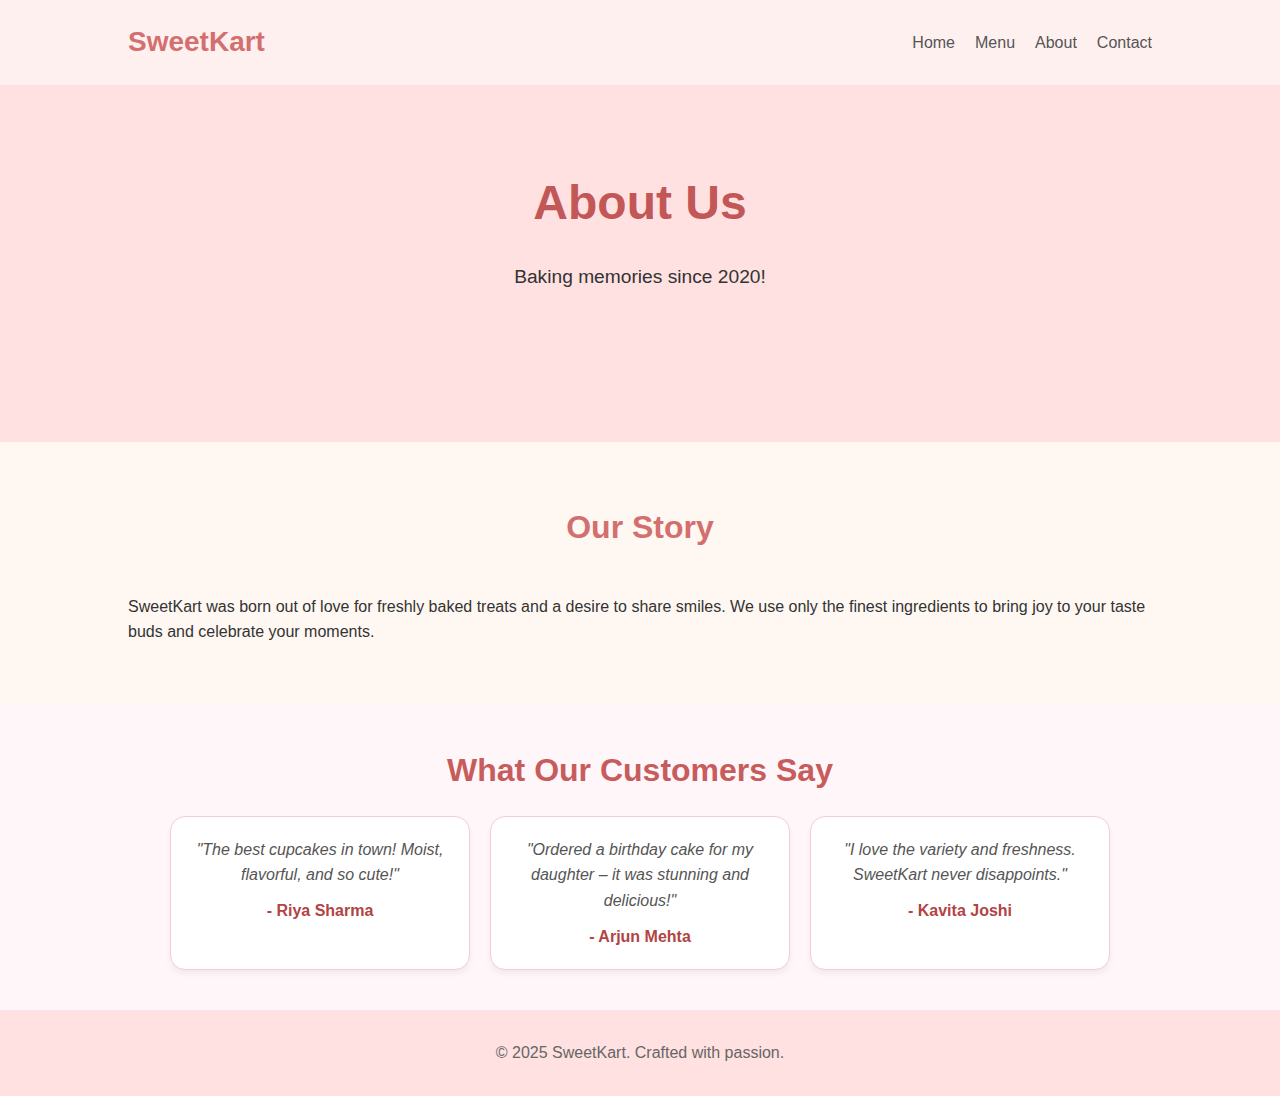
<file: about.html>
<!DOCTYPE html>
<html lang="en">
<head>
  <meta charset="UTF-8" />
  <meta name="viewport" content="width=device-width, initial-scale=1.0"/>
  <title>About</title>
  <link rel="stylesheet" href="css/style3.css" />
  <link rel="stylesheet" href="css/styleAbout.css" />
</head>
<body>
  <header>
    <nav>
      <div class="logo">SweetKart</div>
      <ul>
        <li><a href="main.html">Home</a></li>
        <li><a href="menu.html">Menu</a></li>
        <li><a href="about.html">About</a></li>
        <li><a href="contact.html">Contact</a></li>
      </ul>
    </nav>
    <div class="hero">
      <h1>About Us</h1>
      <p>Baking memories since 2020!</p>
    </div>
  </header>

  <section class="products">
    <h2>Our Story</h2>
    <p>
      SweetKart was born out of love for freshly baked treats and a desire to share smiles.
      We use only the finest ingredients to bring joy to your taste buds and celebrate your moments.
    </p>
  </section>

  <!-- ✅ Customer Reviews Section -->
  <section class="reviews">
    <h2>What Our Customers Say</h2>
    <div class="review-container">
      <div class="review-card">
        <p>"The best cupcakes in town! Moist, flavorful, and so cute!"</p>
        <h4>- Riya Sharma</h4>
      </div>
      <div class="review-card">
        <p>"Ordered a birthday cake for my daughter – it was stunning and delicious!"</p>
        <h4>- Arjun Mehta</h4>
      </div>
      <div class="review-card">
        <p>"I love the variety and freshness. SweetKart never disappoints."</p>
        <h4>- Kavita Joshi</h4>
      </div>
    </div>
  </section>

  <footer>
    <p>&copy; 2025 SweetKart. Crafted with passion.</p>
  </footer>
</body>
</html>
</file>
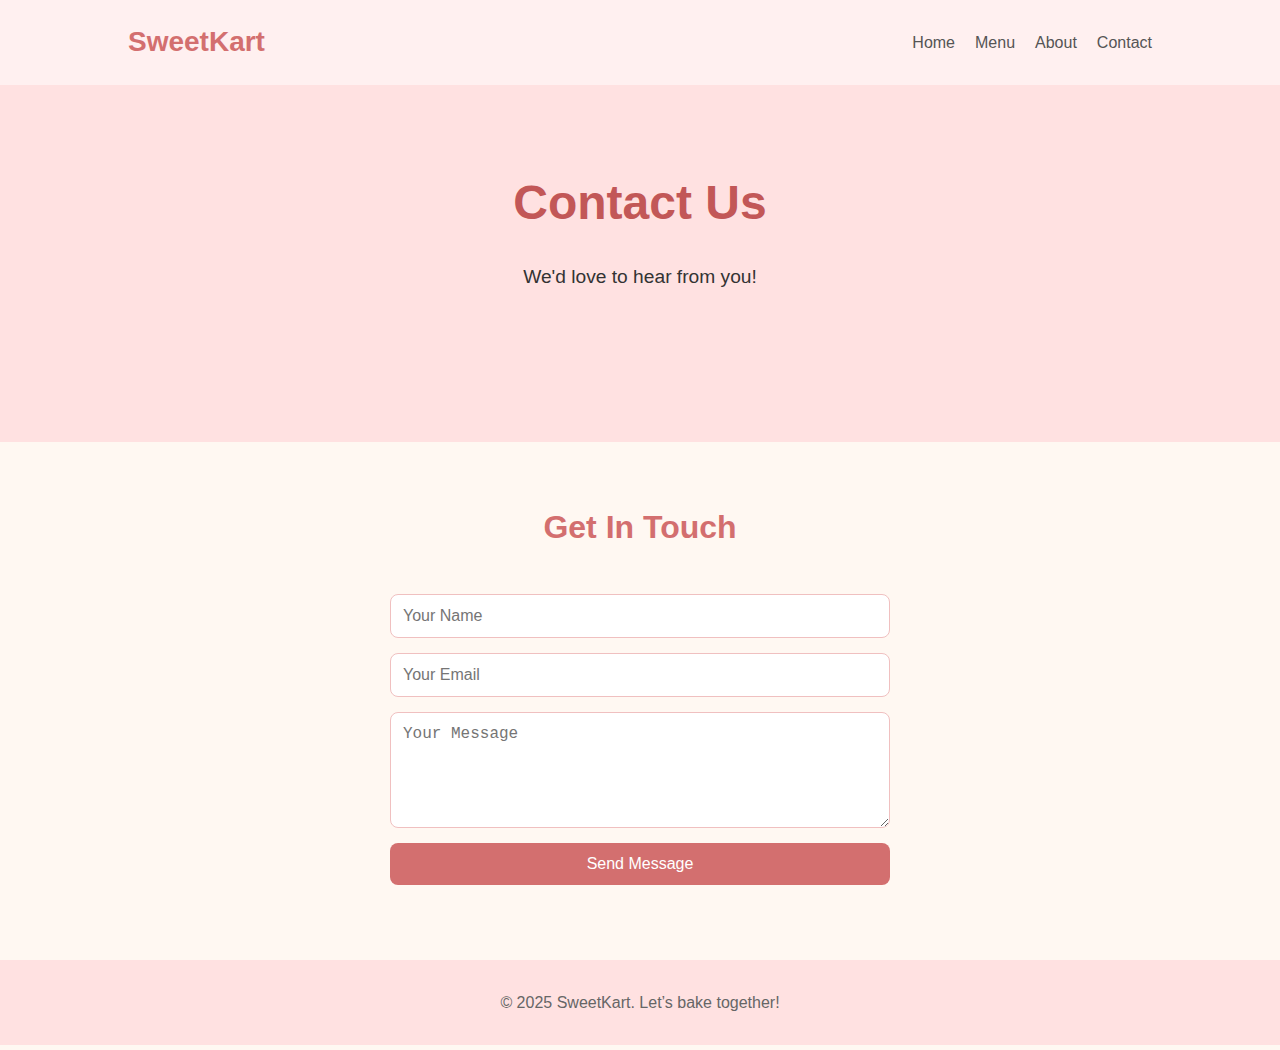
<file: contact.html>
<!DOCTYPE html>
<html lang="en">
<head>
  <meta charset="UTF-8" />
  <meta name="viewport" content="width=device-width, initial-scale=1.0"/>
  <title>Contact</title>
  <link rel="stylesheet" href="css/style3.css" />
  <link rel="stylesheet" href="css/styleContact.css" />
</head>
<body>
  <header>
    <nav>
      <div class="logo">SweetKart</div>
      <ul>
        <li><a href="index.html">Home</a></li>
        <li><a href="menu.html">Menu</a></li>
        <li><a href="about.html">About</a></li>
        <li><a href="contact.html">Contact</a></li>
      </ul>
    </nav>
    <div class="hero">
      <h1>Contact Us</h1>
      <p>We'd love to hear from you!</p>
    </div>
  </header>

  <section class="products">
    <h2>Get In Touch</h2>
    <form class="contact-form" id="contactForm">
      <input type="text" id="name" placeholder="Your Name" required />
      <input type="email" id="email" placeholder="Your Email" required />
      <textarea id="message" placeholder="Your Message" rows="5" required></textarea>
      <button type="submit">Send Message</button>
    </form>
    <p id="formMsg" style="text-align:center; color:#d36f6f; margin-top:15px;"></p>
  </section>

  <footer>
    <p>&copy; 2025 SweetKart. Let’s bake together!</p>
  </footer>

  <script>
    document.addEventListener("DOMContentLoaded", function () {
      const form = document.getElementById("contactForm");
      const msg = document.getElementById("formMsg");

      form.addEventListener("submit", function (e) {
        e.preventDefault();
        msg.innerText = "Thank you for reaching out! We'll get back to you soon.";
        form.reset();
      });
    });
  </script>
</body>
</html>
</file>
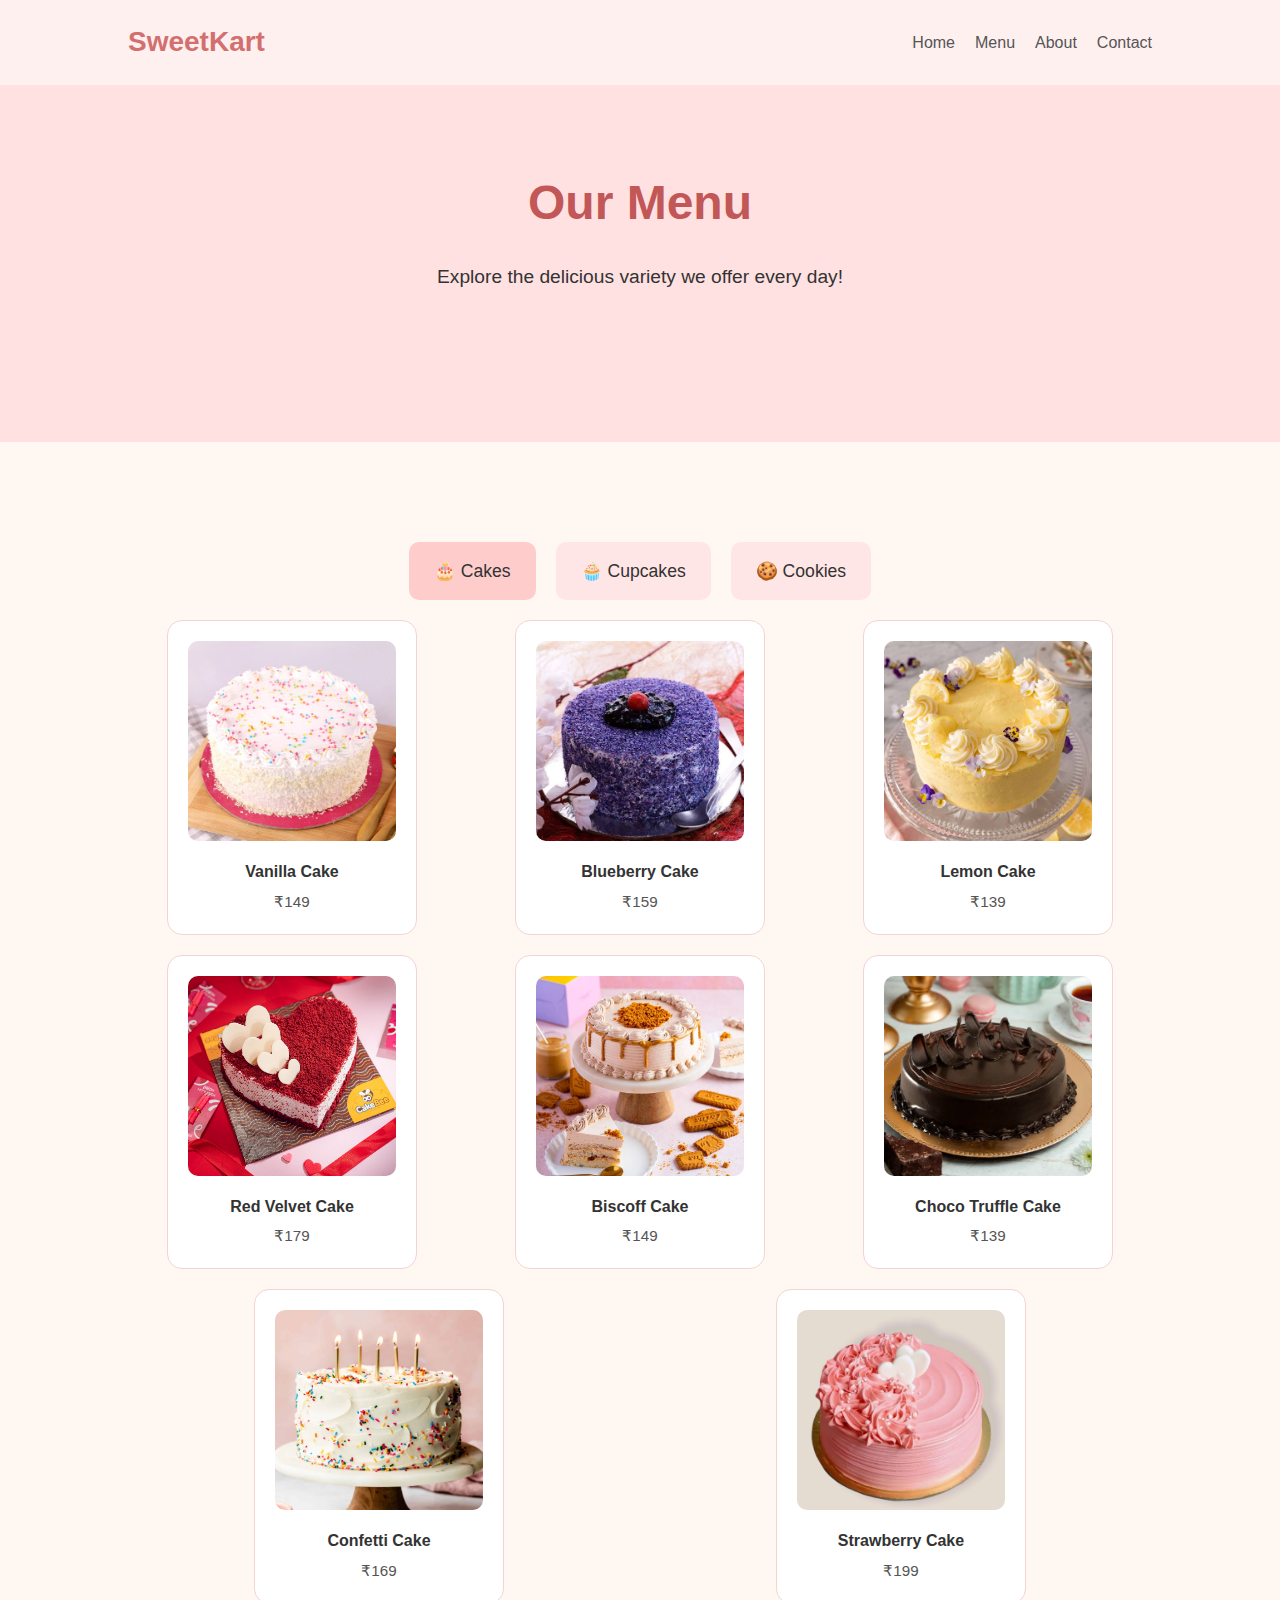
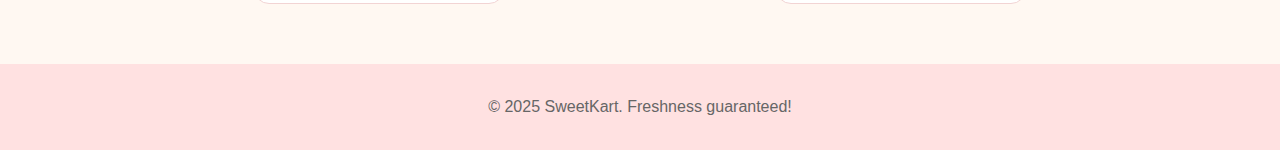
<file: menu.html>
<!DOCTYPE html>
<html lang="en">

<head>
    <meta charset="UTF-8">
    <meta name="viewport" content="width=device-width, initial-scale=1.0">
    <title>Menu</title>
    <link rel="stylesheet" href="css/style3.css">
    <link rel="stylesheet" href="css/styleMenu.css">
</head>

<body>
    <header>
        <nav>
            <div class="logo">SweetKart</div>
            <ul>
                <li><a href="index.html">Home</a></li>
                <li><a href="menu.html">Menu</a></li>
                <li><a href="about.html">About</a></li>
                <li><a href="contact.html">Contact</a></li>
            </ul>
        </nav>
        <div class="hero">
            <h1>Our Menu</h1>
            <p>Explore the delicious variety we offer every day!</p>
        </div>
    </header>

    <section class="products">
        <div class="category-bar">
            <div class="category-tab active" onclick="showCategory('cakes', event)">🎂 Cakes</div>
            <div class="category-tab" onclick="showCategory('cupcakes', event)">🧁 Cupcakes</div>
            <div class="category-tab" onclick="showCategory('cookies', event)">🍪 Cookies</div>

        </div>

        <div id="cakes" class="category-items active">
            <div class="item-card">
                <img src="images/cake_vanilla.avif" alt="Vanilla Cake">
                <h4>Vanilla Cake</h4>
                <p>₹149</p>
            </div>
            <div class="item-card">
                <img src="images/cake_blueberry.jpg" alt="Blueberry Cake">
                <h4>Blueberry Cake</h4>
                <p>₹159</p>
            </div>
            <div class="item-card">
                <img src="images/cake_lemon.jpg" alt="Lemon Cake">
                <h4>Lemon Cake</h4>
                <p>₹139</p>
            </div>
            <div class="item-card">
                <img src="images/cake_red velvet_heart.jpg" alt="Red Velvet Cake">
                <h4>Red Velvet Cake</h4>
                <p>₹179</p>
            </div>
            <div class="item-card">
                <img src="images/cake_biscoff.webp" alt="Biscoff Cake">
                <h4>Biscoff Cake</h4>
                <p>₹149</p>
            </div>
            <div class="item-card">
                <img src="images/cake_chocolate-truffle-cake.webp" alt="Choco Truffle Cake">
                <h4>Choco Truffle Cake</h4>
                <p>₹139</p>
            </div>
            <div class="item-card">
                <img src="images/cake_confetti.jpg" alt="Confetti Cake">
                <h4>Confetti Cake</h4>
                <p>₹169</p>
            </div>
            <div class="item-card">
                <img src="images/cake_strawberry.jpg" alt="Strawberry Cake">
                <h4>Strawberry Cake</h4>
                <p>₹199</p>
            </div>


        </div>


        <div id="cupcakes" class="category-items">
            <div class="item-card">
                <img src="images/cupcake_choclate.jpeg" alt="Chocolate Cupcake">
                <h4>Chocolate Cupcake</h4>
                <p>₹149</p>
            </div>
            <div class="item-card">
                <img src="images/ccake_blueberry.jpeg" alt="Blueberry Cupcake">
                <h4>Blueberry Cupcake</h4>
                <p>₹159</p>
            </div>
            <div class="item-card">
                <img src="images/ccake_lemon.jpeg" alt="Lemon Cupcake">
                <h4>Lemon Cupcake</h4>
                <p>₹139</p>
            </div>
            <div class="item-card">
                <img src="images/ccake_redv.jpeg" alt="Red Velvet Cupcake">
                <h4>Red Velvet Cupcake</h4>
                <p>₹179</p>
            </div>
            <div class="item-card">
                <img src="images/ccake_buttercream.jpeg" alt="Buttercream Cupcake">
                <h4>Buttercream Cupcake</h4>
                <p>₹149</p>
            </div>
            <div class="item-card">
                <img src="images/ccake_vannila.jpeg" alt="Vanilla Cupcake">
                <h4>Vanilla Cupcake</h4>
                <p>₹139</p>
            </div>
            <div class="item-card">
                <img src="images/ccake_daisy.jpeg" alt="Daisy Cupcake">
                <h4>Daisy Cupcake</h4>
                <p>₹169</p>
            </div>
            <div class="item-card">
                <img src="images/ccake_heart.jpeg" alt="Heart Cupcake">
                <h4>Heart Cupcake</h4>
                <p>₹199</p>
            </div>

        </div>

        <div id="cookies" class="category-items">
            <div class="item-card">
                <img src="images/cookie_blueberry.jpg" alt="Blueberry cookie">
                <h4>Blueberry cookie</h4>
                <p>₹149</p>
            </div>
            <div class="item-card">
                <img src="images/cookie_oatmeal.jpeg" alt="Oatmeal cookie">
                <h4>Oatmeal Cookie</h4>
                <p>₹159</p>
            </div>
            <div class="item-card">
                <img src="images/cookie_oreo.jpg" alt="Oreo Cookie">
                <h4>Oreo Cookie</h4>
                <p>₹139</p>
            </div>
            <div class="item-card">
                <img src="images/cookie_redelvet.webp" alt="Red Velvet Cookie">
                <h4>Red Velvet Cookie</h4>
                <p>₹179</p>
            </div>
            <div class="item-card">
                <img src="images/cookie_confetti.webp" alt="Confetti Cookie">
                <h4>Confetti Cooki</h4>
                <p>₹149</p>
            </div>
            <div class="item-card">
                <img src="images/cookie_choc.jpeg" alt="Chocolate cookie">
                <h4>Chocolate Cookie</h4>
                <p>₹139</p>
            </div>
            <div class="item-card">
                <img src="images/cookie_crumble.jpeg" alt="Crumble Cookie">
                <h4>Crumble Cookie</h4>
                <p>₹169</p>
            </div>
            <div class="item-card">
                <img src="images/cookie_biscoff.jpg" alt="Biscoff cookie">
                <h4>Biscoff ookie</h4>
                <p>₹199</p>
            </div>
            <div class="item-card">
                <img src="images/cookie_lemon.jpg" alt="Lemon cookie">
                <h4>Lemon Cookie</h4>
                <p>₹199</p>
            </div>
            
        </div>
    </section>

    <footer>
        <p>&copy; 2025 SweetKart. Freshness guaranteed!</p>
    </footer>

    <script>
        function showCategory(category, event) {
            const categories = document.querySelectorAll('.category-items');
            categories.forEach(cat => cat.classList.remove('active'));
            document.getElementById(category).classList.add('active');

            const tabs = document.querySelectorAll('.category-tab');
            tabs.forEach(tab => tab.classList.remove('active'));
            event.target.classList.add('active');
        }

    </script>
</body>

</html>
</file>
<file: css/style3.css>
* {
  margin: 0;
  padding: 0;
  box-sizing: border-box;
}

body {
  font-family: 'Segoe UI', sans-serif;
  background-color: #fff8f2;
  color: #333;
  line-height: 1.6;
}

header {
  background: #ffe1e1;
  padding-bottom: 50px;
}

nav {
  display: flex;
  justify-content: space-between;
  align-items: center;
  padding: 20px 10%;
  background-color: #fff0f0;
}

nav .logo {
  font-size: 28px;
  font-weight: bold;
  color: #d36f6f;
}

nav ul {
  display: flex;
  list-style: none;
  gap: 20px;
}

nav ul li a {
  text-decoration: none;
  color: #555;
  transition: color 0.3s;
}

nav ul li a:hover {
  color: #d36f6f;
}

.hero {
  text-align: center;
  padding: 80px 20px;
}

.hero h1 {
  font-size: 3rem;
  color: #c25757;
}

.hero p {
  margin: 20px 0;
  font-size: 1.2rem;
}

.hero button {
  background-color: #d36f6f;
  color: white;
  padding: 12px 25px;
  border: none;
  border-radius: 25px;
  cursor: pointer;
  font-size: 1rem;
  transition: background 0.3s;
}

.hero button:hover {
  background-color: #c25757;
}

.products {
  padding: 60px 10%;
  background-color: #fff8f2;
}

.products h2 {
  text-align: center;
  font-size: 2rem;
  margin-bottom: 40px;
  color: #d36f6f;
}

.product-grid {
  display: flex;
  justify-content: space-around;
  flex-wrap: wrap;
  gap: 20px;
}

.product-card {
  background-color: #ffffff;
  border: 1px solid #f2d4d4;
  border-radius: 15px;
  padding: 20px;
  width: 250px;
  text-align: center;
  transition: transform 0.3s;
}

.product-card:hover {
  transform: scale(1.05);
}

.product-card img {
  width: 100%;
  border-radius: 10px;
}

footer {
  text-align: center;
  padding: 30px;
  background-color: #ffe1e1;
  color: #666;
}



//main style extra

.why-us {
  background-color: #fff3f3;
  padding: 40px 20px;
  text-align: center;
  padding-top:20px;
}

.why-us h2 {
  font-size: 2em;
  margin-bottom: 20px;
  color: #d36f6f;
}

.why-us ul {
  list-style: none;
  padding: 0;
  max-width: 600px;
  margin: 0 auto;
}

.why-us li {
  font-size: 1.1em;
  margin: 10px 0;
  padding: 10px;
  background-color: #ffeaea;
  border-radius: 12px;
  box-shadow: 0 2px 6px rgba(0,0,0,0.05);
}

//gallery

.gallery {
  padding-bottom:20px;
  padding: 40px 20px;
  background-color: #fff;
  text-align: center;
  
}

.gallery h2 {

  font-size: 2em;
  color: #d36f6f;
  margin-bottom: 30px;
}

.gallery-grid {
  display: grid;
  grid-template-columns: repeat(auto-fit, minmax(200px, 1fr));
  gap: 20px;
  max-width: 1000px;
  margin: 0 auto;
}

.gallery-grid img {
  width: 100%;
  height: 200px;
  object-fit: cover;
  border-radius: 16px;
  box-shadow: 0 4px 10px rgba(0,0,0,0.08);
  transition: transform 0.3s ease;
}

.gallery-grid img:hover {
  transform: scale(1.05);
}

h2{
  text-align: center;
}
</file>
<file: css/styleAbout.css>
.reviews {
  padding: 40px;
  background-color: #fff6f9;
  text-align: center;
}

.reviews h2 {
  font-size: 2rem;
  margin-bottom: 20px;
  color: #c75c5c;
}

.review-container {
  display: flex;
  justify-content: center;
  flex-wrap: wrap;
  gap: 20px;
}

.review-card {
  background-color: #ffffff;
  border: 1px solid #f3cdd3;
  border-radius: 15px;
  padding: 20px;
  max-width: 300px;
  box-shadow: 0 4px 6px rgba(0,0,0,0.05);
}

.review-card p {
  font-style: italic;
  color: #555;
}

.review-card h4 {
  margin-top: 10px;
  font-weight: bold;
  color: #b14444;
}
</file>
<file: css/styleContact.css>
.contact-form {
  max-width: 500px;
  margin: 0 auto;
  display: flex;
  flex-direction: column;
  gap: 15px;
}

.contact-form input,
.contact-form textarea {
  padding: 12px;
  border: 1px solid #f0c0c0;
  border-radius: 8px;
  font-size: 1rem;
}

.contact-form button {
  background-color: #d36f6f;
  color: white;
  border: none;
  padding: 12px;
  border-radius: 8px;
  font-size: 1rem;
  cursor: pointer;
}

.contact-form button:hover {
  background-color: #bb5a5a;
}
</file>
<file: css/styleMenu.css>
.category-bar {
  display: flex;
  justify-content: center;
  gap: 20px;
  margin-top: 40px;
  flex-wrap: wrap;
}

.category-tab {
  background: #ffe6e6;
  padding: 15px 25px;
  border-radius: 10px;
  cursor: pointer;
  font-size: 1.1rem;
  transition: background 0.3s ease;
}

.category-tab:hover,
.category-tab.active {
  background: #ffcccc;
}

.category-items {
  display: flex;
  justify-content: space-around;
  flex-wrap: wrap;
  gap: 20px;
}

.item-card {
  background-color: #ffffff;
  border: 1px solid #f2d4d4;
  border-radius: 15px;
  padding: 20px;
  width: 250px;
  text-align: center;
  transition: transform 0.3s;
}

.item-card:hover {
  transform: scale(1.05);
}

.item-card img {
  width: 100%;
  border-radius: 10px;
}

.item-card h4 {
  margin: 10px 0 5px;
}

.item-card p {
  font-size: 0.95rem;
  color: #555;
}
.category-items {
  display: none;
}

.category-items.active {
  display: flex;
}

.category-bar{
    padding-bottom:20px
}

.item-card,
.product-card {
  background-color: #ffffff;
  border: 1px solid #f2d4d4;
  border-radius: 15px;
  padding: 20px;
  width: 250px;
  text-align: center;
  transition: transform 0.3s;
}

.item-card:hover,
.product-card:hover {
  transform: scale(1.05);
}

.item-card img,
.product-card img {
  width: 100%;
  height: 200px;
  object-fit: cover;
  border-radius: 10px;
}
</file>
